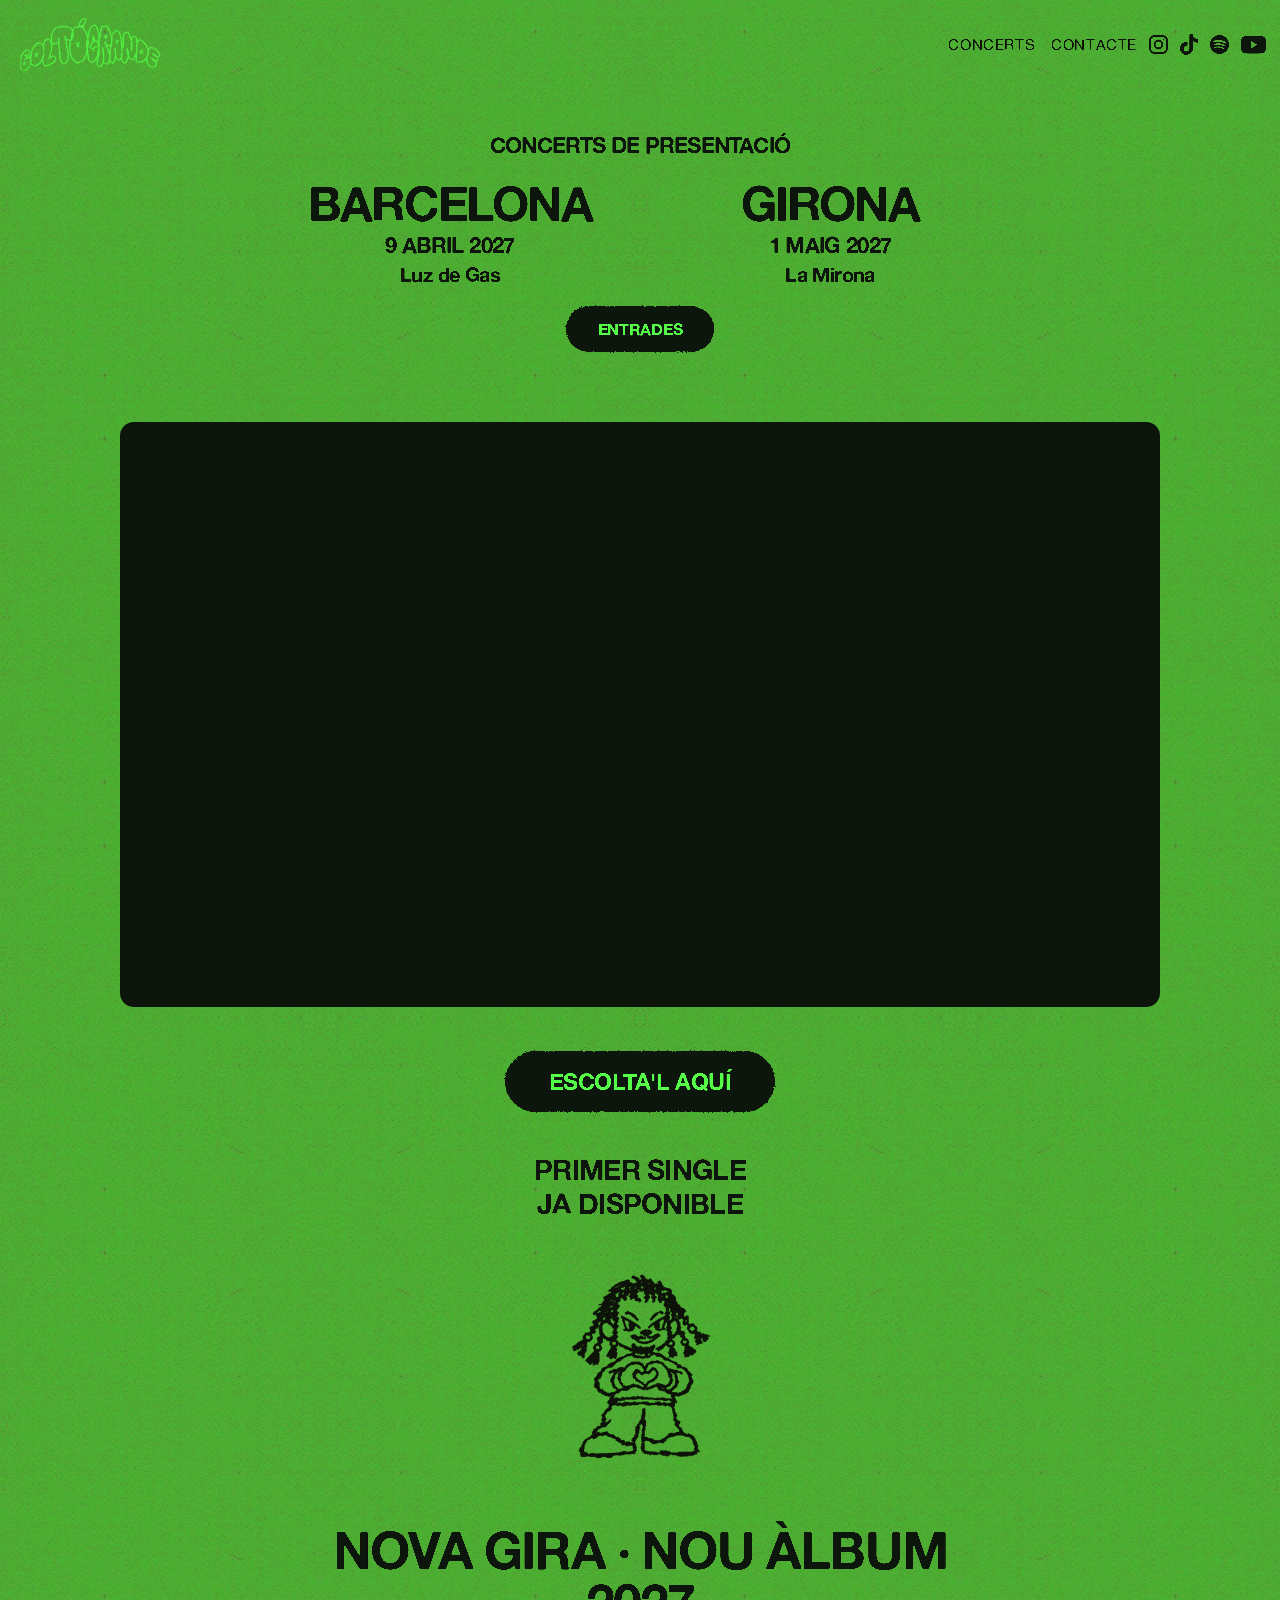
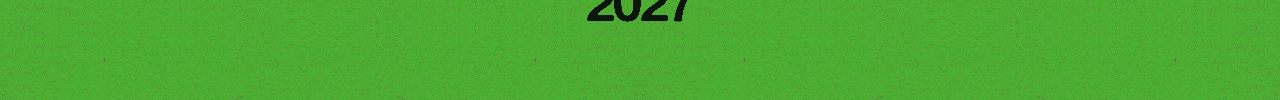
<file: index.html>
<!doctype html>
<html lang="ca">
<head>
<meta charset="utf-8">
<meta name="viewport" content="width=device-width, initial-scale=1, viewport-fit=cover">
<meta name="description" content="BOLTÓGRANDE presenta FLOR AL CUL, primer single. Ja disponible a totes les plataformes.">
<link rel="icon" href="favicon.ico?v=2" sizes="48x48">
<link rel="icon" type="image/png" sizes="32x32" href="assets/favicon-32.png?v=2">
<link rel="icon" type="image/png" sizes="192x192" href="assets/icon-192.png?v=2">
<link rel="apple-touch-icon" href="assets/apple-touch-icon.png">
<meta property="og:type" content="website">
<meta property="og:site_name" content="BOLTÓGRANDE">
<meta property="og:title" content="BOLTÓGRANDE · FLOR AL CUL">
<meta property="og:description" content="BOLTÓGRANDE presenta FLOR AL CUL, primer single. Ja disponible a totes les plataformes.">
<meta property="og:url" content="https://boltogrande.com/">
<meta property="og:image" content="https://boltogrande.com/assets/og-image.jpg">
<meta property="og:image:width" content="1200">
<meta property="og:image:height" content="1200">
<meta name="twitter:card" content="summary_large_image">
<meta name="twitter:image" content="https://boltogrande.com/assets/og-image.jpg">
<title>BOLTÓGRANDE · FLOR AL CUL</title>
<script>
(function () {
  // L'animació d'entrada només es veu en obrir la web o en recarregar; no en tornar a l'inici des d'una altra pàgina.
  var d = document.documentElement; d.classList.add("js");
  var nav = performance.getEntriesByType && performance.getEntriesByType("navigation")[0], internal = false;
  try { internal = !!document.referrer && new URL(document.referrer).origin === location.origin; } catch (e) {}
  var reload = !!nav && nav.type === "reload";
  var reduce = window.matchMedia && matchMedia("(prefers-reduced-motion: reduce)").matches;
  var ok = window.CSS && CSS.supports && CSS.supports("mix-blend-mode", "multiply");
  var first = reload || !internal;                 // primera visita o recàrrega, no tornar a l'inici des d'una altra pestanya
  if (first) d.classList.add("first");
  if (first && !reduce && ok) d.classList.add("intro", "anim");
})();
</script>
<script src="gate.js"></script>
<link rel="stylesheet" href="style.css?v=20261127c">
</head>
<body class="green">
<svg width="0" height="0" style="position:absolute" aria-hidden="true"><filter id="logo-neon" color-interpolation-filters="sRGB"><feColorMatrix type="matrix" values="0 0 0 0 0.329  0 0 0 0 1  0 0 0 0 0.278  0 0 0 1 0"/></filter>
  <filter id="ink"><feTurbulence type="fractalNoise" baseFrequency="0.9" numOctaves="2" seed="4"/><feDisplacementMap in="SourceGraphic" scale="2.6"/></filter><filter id="ink-btn" x="-8%" y="-40%" width="116%" height="180%"><feTurbulence type="fractalNoise" baseFrequency="0.55" numOctaves="2" seed="9" result="n"/><feDisplacementMap in="SourceGraphic" in2="n" scale="3" result="d"/><feGaussianBlur in="d" stdDeviation="0.5" result="b"/><feComponentTransfer in="b"><feFuncA type="linear" slope="6" intercept="-2.5"/></feComponentTransfer></filter><filter id="ink-m" x="-3%" y="-6%" width="106%" height="112%"><feTurbulence type="fractalNoise" baseFrequency="0.5" numOctaves="1" seed="4" result="n"/><feDisplacementMap in="SourceGraphic" in2="n" scale="1.1" result="d"/><feGaussianBlur in="d" stdDeviation="0.45" result="b"/><feComponentTransfer in="b"><feFuncA type="linear" slope="5" intercept="-2"/></feComponentTransfer></filter><filter id="ink-s" x="-3%" y="-8%" width="106%" height="116%"><feTurbulence type="fractalNoise" baseFrequency="0.5" numOctaves="1" seed="7" result="n"/><feDisplacementMap in="SourceGraphic" in2="n" scale="0.55" result="d"/><feGaussianBlur in="d" stdDeviation="0.3" result="b"/><feComponentTransfer in="b"><feFuncA type="linear" slope="4" intercept="-1.5"/></feComponentTransfer></filter><filter id="ink-l" x="-3%" y="-4%" width="106%" height="108%"><feTurbulence type="fractalNoise" baseFrequency="0.7" numOctaves="1" seed="5" result="n"/><feDisplacementMap in="SourceGraphic" in2="n" scale="1.6" result="d"/><feGaussianBlur in="d" stdDeviation="0.5" result="b"/><feComponentTransfer in="b"><feFuncA type="linear" slope="6" intercept="-2.5"/></feComponentTransfer></filter></svg>
<header class="site-header" id="site-header">
  <a class="home" href="/" aria-label="BOLTÓGRANDE, inici"><img src="assets/logo-boltogrande.webp" alt="BOLTÓGRANDE"></a>
  <div class="header-right">
    <nav id="menu" aria-label="Navegació principal">
      <a href="concerts.html" data-gate>Concerts</a>
      <a href="contacte.html">Contacte</a>
    </nav>
    <span class="social">
      <a href="https://www.instagram.com/guillembolto" target="_blank" rel="noopener" aria-label="Instagram @guillembolto"><svg viewBox="2 2 20 20" preserveAspectRatio="xMidYMid meet" width="19" height="19" fill="none" stroke="currentColor" stroke-width="2" stroke-linecap="round" stroke-linejoin="round" aria-hidden="true"><rect x="3" y="3" width="18" height="18" rx="5"/><circle cx="12" cy="12" r="4.2"/><circle cx="17.3" cy="6.7" r="1" fill="currentColor" stroke="none"/></svg></a>
      <a href="https://www.tiktok.com/@boltogrande" target="_blank" rel="noopener" aria-label="TikTok @boltogrande"><svg viewBox="1.574 0 20.851 24" preserveAspectRatio="xMidYMid meet" width="18" height="21" fill="currentColor" aria-hidden="true"><path d="M12.525.02c1.31-.02 2.61-.01 3.91-.02.08 1.53.63 3.09 1.75 4.17 1.12 1.11 2.7 1.62 4.24 1.79v4.03c-1.44-.05-2.89-.35-4.2-.97-.57-.26-1.1-.59-1.62-.93-.01 2.92.01 5.84-.02 8.75-.08 1.4-.54 2.79-1.35 3.94-1.31 1.92-3.58 3.17-5.91 3.21-1.43.08-2.86-.31-4.08-1.03-2.02-1.19-3.44-3.37-3.65-5.71-.02-.5-.03-1-.01-1.49.18-1.9 1.12-3.72 2.58-4.96 1.66-1.44 3.98-2.13 6.15-1.72.02 1.48-.04 2.96-.04 4.44-.99-.32-2.15-.23-3.02.37-.63.41-1.11 1.04-1.36 1.75-.21.51-.15 1.07-.14 1.61.24 1.64 1.82 3.02 3.5 2.87 1.12-.01 2.19-.66 2.77-1.61.19-.33.4-.67.41-1.06.1-1.79.06-3.57.07-5.36.01-4.03-.01-8.05.02-12.07z"/></svg></a>
      <a href="https://open.spotify.com/intl-es/artist/1Gcdt2fkyyrmWMcDH8enlg?si=CQF3X2OqSka1_3l4EPuw2Q" target="_blank" rel="noopener" aria-label="Spotify BOLTÓGRANDE"><svg viewBox="0 0 24 24" preserveAspectRatio="xMidYMid meet" width="19" height="19" fill="currentColor" aria-hidden="true"><path d="M12 0C5.4 0 0 5.4 0 12s5.4 12 12 12 12-5.4 12-12S18.66 0 12 0zm5.521 17.34c-.24.359-.66.48-1.021.24-2.82-1.74-6.36-2.101-10.561-1.141-.418.122-.779-.179-.899-.539-.12-.421.18-.78.54-.9 4.56-1.021 8.52-.6 11.64 1.32.42.18.479.659.301 1.02zm1.44-3.3c-.301.42-.841.6-1.262.3-3.239-1.98-8.159-2.58-11.939-1.38-.479.12-1.02-.12-1.14-.6-.12-.48.12-1.021.6-1.141C9.6 9.9 15 10.561 18.72 12.84c.361.181.54.78.241 1.2zm.12-3.36C15.24 8.4 8.82 8.16 5.16 9.301c-.6.179-1.2-.181-1.38-.721-.18-.601.18-1.2.72-1.381 4.26-1.26 11.28-1.02 15.721 1.621.539.3.719 1.02.419 1.56-.299.421-1.02.599-1.559.3z"/></svg></a>
      <a href="https://www.youtube.com/@BOLT%C3%93GRANDE" target="_blank" rel="noopener" aria-label="YouTube BOLTÓGRANDE"><svg viewBox="0 3.545 24 16.91" preserveAspectRatio="xMidYMid meet" width="25" height="17.6" fill="currentColor" fill-rule="evenodd" aria-hidden="true"><path d="M23.498 6.186a3.016 3.016 0 0 0-2.122-2.136C19.505 3.545 12 3.545 12 3.545s-7.505 0-9.377.505A3.017 3.017 0 0 0 .502 6.186C0 8.07 0 12 0 12s0 3.93.502 5.814a3.016 3.016 0 0 0 2.122 2.136c1.871.505 9.376.505 9.376.505s7.505 0 9.377-.505a3.015 3.015 0 0 0 2.122-2.136C24 15.93 24 12 24 12s0-3.93-.502-5.814zM9.545 15.568V8.432L15.818 12l-6.273 3.568z"/></svg></a>
    </span>
    <button class="menu-toggle" id="menu-toggle" type="button" aria-label="Obre el menú" aria-expanded="false" aria-controls="menu">
      <svg viewBox="0 0 24 24" width="24" height="24" fill="none" stroke="currentColor" stroke-width="2" stroke-linecap="round" aria-hidden="true"><path class="l1" d="M4 7h16"/><path class="l2" d="M4 12h16"/><path class="l3" d="M4 17h16"/></svg>
    </button>
  </div>
</header>
<div id="intro-bg" aria-hidden="true"></div>
<video id="intro-video" src="assets/intro-grafica.mp4?v=3" muted playsinline preload="auto" aria-hidden="true" tabindex="-1"></video>

<main>
  <section class="conc-home" data-gate aria-label="Concerts de presentació">
    <h2 class="conc-title ink-m">Concerts de presentació</h2>
    <div class="conc-row">
      <article class="conc">
        <h3 class="city ink">Barcelona</h3>
        <p class="date ink-m"><time datetime="2027-04-09">9 abril 2027</time></p>
        <p class="venue ink-m">Luz de Gas</p>
        <a class="presave tix-d" href="https://tickets.oneboxtds.com/guitarbcn/select/2946283?hl=es-ES" target="_blank" rel="noopener"><span>Entrades</span></a>
      </article>
      <article class="conc">
        <h3 class="city ink">Girona</h3>
        <p class="date ink-m"><time datetime="2027-05-01">1 maig 2027</time></p>
        <p class="venue ink-m">La Mirona</p>
        <a class="presave tix-d" href="https://strenes.koobin.com/boltogrande2027?idioma=CA" target="_blank" rel="noopener"><span>Entrades</span></a>
      </article>
    </div>
    <a class="presave tix-m" href="concerts.html"><span>Entrades</span></a>
  </section>
  <div class="video" id="video" hidden></div>

  <h1 class="floral" id="floral"><img src="assets/floralcul-titol.webp" alt="BOLTÓGRANDE presenta FLOR AL CUL" width="1500" height="347"></h1>

  <a class="presave" href="https://orcd.co/floralcul" target="_blank" rel="noopener"><span>Escolta'l aquí</span></a>

  <div class="release ink-m">
    <p>Primer single</p>
    <p>Ja disponible</p>
  </div>

  <div class="ill" id="ill">
    <img class="ill-img" src="assets/alter-ego-cor.webp" alt="Il·lustració de l'alter ego de BOLTÓGRANDE fent un cor amb les mans" width="264" height="369">
    <div class="ego" id="ego" aria-hidden="true"></div>
  </div>

  <p class="announce ink">NOVA GIRA · NOU ÀLBUM<br>2027</p>
</main>

<div id="flor" aria-hidden="true">🌸</div>
<script>
  // ID del videoclip de YouTube (la part final de l'enllaç). Si és buit, el vídeo no es mostra.
  var YT_ID = "5DlIPbnyHNk";
  (function () {
    var box = document.getElementById("video");
    if (!YT_ID || !box) return;
    // Al mòbil/tauleta (pantalla tàctil): miniatura que obre l'app de YouTube; a l'ordinador, el reproductor incrustat
    var touch = window.matchMedia && matchMedia("(hover: none) and (pointer: coarse)").matches;
    if (touch) {
      box.innerHTML = '<a class="yt-link" href="https://youtu.be/' + YT_ID + '" aria-label="Veure el videoclip de FLOR AL CUL a YouTube"><img src="https://i.ytimg.com/vi/' + YT_ID + '/maxresdefault.jpg" alt="" onerror="this.onerror=null;this.src=\'https://i.ytimg.com/vi/' + YT_ID + '/hqdefault.jpg\'"><span class="yt-play"></span></a>';
      box.hidden = false;
      var t0 = document.getElementById("floral"); if (t0) t0.classList.add("sr-only");
      return;
    }
    box.innerHTML = '<iframe src="https://www.youtube-nocookie.com/embed/' + YT_ID + '?rel=0" title="FLOR AL CUL, videoclip" allow="accelerometer; encrypted-media; gyroscope; picture-in-picture; fullscreen" allowfullscreen loading="lazy"></iframe>';
    box.hidden = false;
    var t = document.getElementById("floral"); if (t) t.classList.add("sr-only");   // el grafisme FLOR AL CUL ja és a la miniatura del vídeo
  })();
</script>
<script src="menu.js"></script>
<script src="intro.js"></script>
<script src="flor.js"></script>
</body>
</html>
</file>
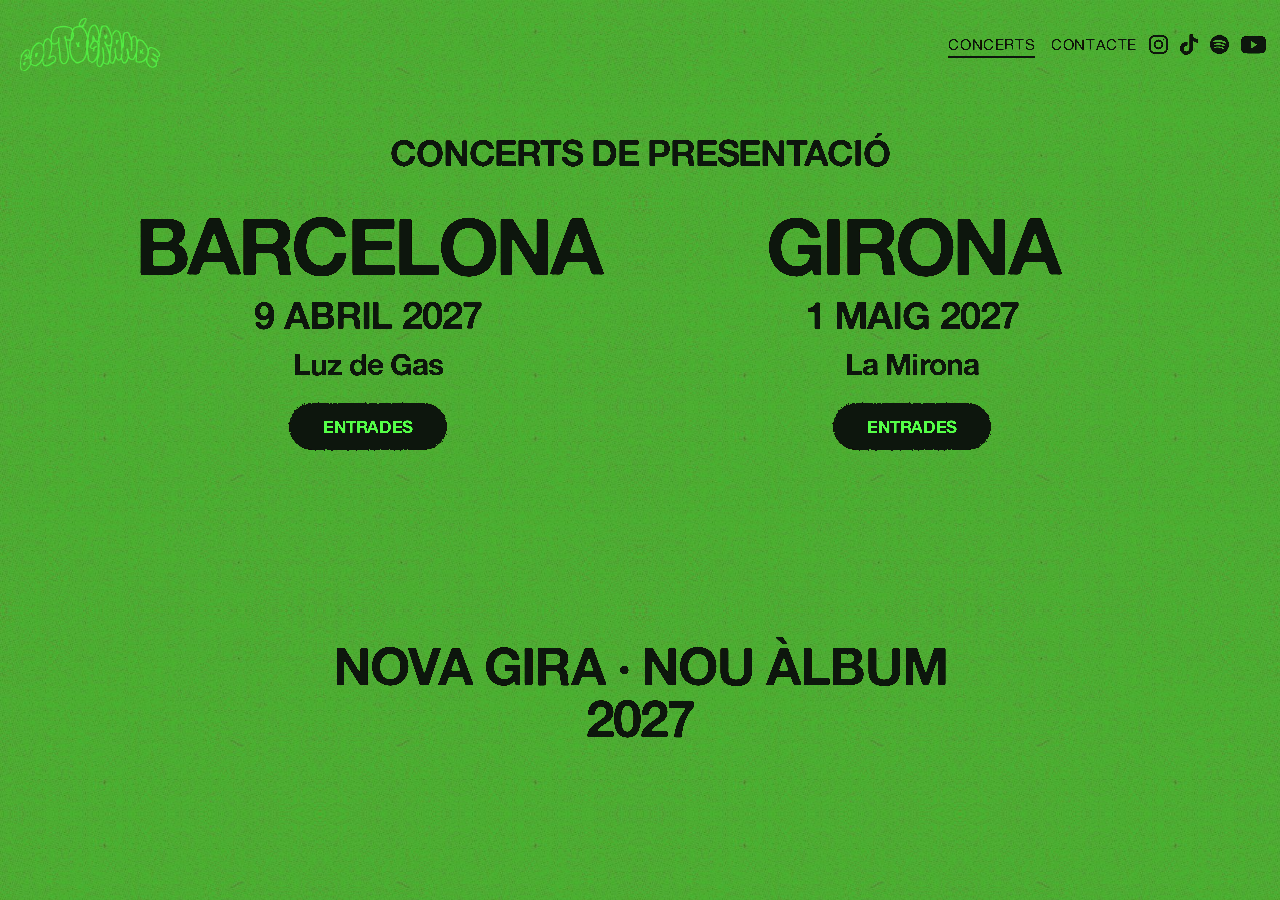
<file: concerts.html>
<!doctype html>
<html lang="ca">
<head>
<meta charset="utf-8">
<meta name="viewport" content="width=device-width, initial-scale=1, viewport-fit=cover">
<meta name="description" content="Concerts de BOLTÓGRANDE. Nova gira 2027.">
<link rel="icon" href="favicon.ico" sizes="48x48">
<link rel="icon" type="image/png" sizes="32x32" href="assets/favicon-32.png">
<link rel="icon" type="image/png" sizes="192x192" href="assets/icon-192.png">
<link rel="apple-touch-icon" href="assets/apple-touch-icon.png">
<meta property="og:type" content="website">
<meta property="og:site_name" content="BOLTÓGRANDE">
<meta property="og:title" content="BOLTÓGRANDE · CONCERTS DE PRESENTACIÓ">
<meta property="og:description" content="Concerts de BOLTÓGRANDE. Nova gira 2027.">
<meta property="og:url" content="https://boltogrande.com/concerts.html">
<meta property="og:image" content="https://boltogrande.com/assets/og-image.jpg">
<meta property="og:image:width" content="1200">
<meta property="og:image:height" content="1200">
<meta name="twitter:card" content="summary_large_image">
<meta name="twitter:image" content="https://boltogrande.com/assets/og-image.jpg">
<title>BOLTÓGRANDE · CONCERTS DE PRESENTACIÓ</title>
<script>document.documentElement.classList.add("js")</script>
<script src="gate.js"></script>
<link rel="stylesheet" href="style.css?v=20261127c">
</head>
<body class="gated">
<svg width="0" height="0" style="position:absolute" aria-hidden="true"><filter id="logo-neon" color-interpolation-filters="sRGB"><feColorMatrix type="matrix" values="0 0 0 0 0.329  0 0 0 0 1  0 0 0 0 0.278  0 0 0 1 0"/></filter>
  <filter id="ink"><feTurbulence type="fractalNoise" baseFrequency="0.9" numOctaves="2" seed="4"/><feDisplacementMap in="SourceGraphic" scale="2.6"/></filter><filter id="ink-btn" x="-8%" y="-40%" width="116%" height="180%"><feTurbulence type="fractalNoise" baseFrequency="0.55" numOctaves="2" seed="9" result="n"/><feDisplacementMap in="SourceGraphic" in2="n" scale="3" result="d"/><feGaussianBlur in="d" stdDeviation="0.5" result="b"/><feComponentTransfer in="b"><feFuncA type="linear" slope="6" intercept="-2.5"/></feComponentTransfer></filter><filter id="ink-m" x="-3%" y="-6%" width="106%" height="112%"><feTurbulence type="fractalNoise" baseFrequency="0.5" numOctaves="1" seed="4" result="n"/><feDisplacementMap in="SourceGraphic" in2="n" scale="1.1" result="d"/><feGaussianBlur in="d" stdDeviation="0.45" result="b"/><feComponentTransfer in="b"><feFuncA type="linear" slope="5" intercept="-2"/></feComponentTransfer></filter><filter id="ink-s" x="-3%" y="-8%" width="106%" height="116%"><feTurbulence type="fractalNoise" baseFrequency="0.5" numOctaves="1" seed="7" result="n"/><feDisplacementMap in="SourceGraphic" in2="n" scale="0.55" result="d"/><feGaussianBlur in="d" stdDeviation="0.3" result="b"/><feComponentTransfer in="b"><feFuncA type="linear" slope="4" intercept="-1.5"/></feComponentTransfer></filter><filter id="ink-l" x="-3%" y="-4%" width="106%" height="108%"><feTurbulence type="fractalNoise" baseFrequency="0.7" numOctaves="1" seed="5" result="n"/><feDisplacementMap in="SourceGraphic" in2="n" scale="1.6" result="d"/><feGaussianBlur in="d" stdDeviation="0.5" result="b"/><feComponentTransfer in="b"><feFuncA type="linear" slope="6" intercept="-2.5"/></feComponentTransfer></filter></svg>
<header class="site-header" id="site-header">
  <a class="home" href="/" aria-label="BOLTÓGRANDE, inici"><img src="assets/logo-boltogrande.webp" alt="BOLTÓGRANDE"></a>
  <div class="header-right">
    <nav id="menu" aria-label="Navegació principal">
      <a href="concerts.html" data-gate aria-current="page">Concerts</a>
      <a href="contacte.html">Contacte</a>
    </nav>
    <span class="social">
      <a href="https://www.instagram.com/guillembolto" target="_blank" rel="noopener" aria-label="Instagram @guillembolto"><svg viewBox="2 2 20 20" preserveAspectRatio="xMidYMid meet" width="19" height="19" fill="none" stroke="currentColor" stroke-width="2" stroke-linecap="round" stroke-linejoin="round" aria-hidden="true"><rect x="3" y="3" width="18" height="18" rx="5"/><circle cx="12" cy="12" r="4.2"/><circle cx="17.3" cy="6.7" r="1" fill="currentColor" stroke="none"/></svg></a>
      <a href="https://www.tiktok.com/@boltogrande" target="_blank" rel="noopener" aria-label="TikTok @boltogrande"><svg viewBox="1.574 0 20.851 24" preserveAspectRatio="xMidYMid meet" width="18" height="21" fill="currentColor" aria-hidden="true"><path d="M12.525.02c1.31-.02 2.61-.01 3.91-.02.08 1.53.63 3.09 1.75 4.17 1.12 1.11 2.7 1.62 4.24 1.79v4.03c-1.44-.05-2.89-.35-4.2-.97-.57-.26-1.1-.59-1.62-.93-.01 2.92.01 5.84-.02 8.75-.08 1.4-.54 2.79-1.35 3.94-1.31 1.92-3.58 3.17-5.91 3.21-1.43.08-2.86-.31-4.08-1.03-2.02-1.19-3.44-3.37-3.65-5.71-.02-.5-.03-1-.01-1.49.18-1.9 1.12-3.72 2.58-4.96 1.66-1.44 3.98-2.13 6.15-1.72.02 1.48-.04 2.96-.04 4.44-.99-.32-2.15-.23-3.02.37-.63.41-1.11 1.04-1.36 1.75-.21.51-.15 1.07-.14 1.61.24 1.64 1.82 3.02 3.5 2.87 1.12-.01 2.19-.66 2.77-1.61.19-.33.4-.67.41-1.06.1-1.79.06-3.57.07-5.36.01-4.03-.01-8.05.02-12.07z"/></svg></a>
      <a href="https://open.spotify.com/intl-es/artist/1Gcdt2fkyyrmWMcDH8enlg?si=CQF3X2OqSka1_3l4EPuw2Q" target="_blank" rel="noopener" aria-label="Spotify BOLTÓGRANDE"><svg viewBox="0 0 24 24" preserveAspectRatio="xMidYMid meet" width="19" height="19" fill="currentColor" aria-hidden="true"><path d="M12 0C5.4 0 0 5.4 0 12s5.4 12 12 12 12-5.4 12-12S18.66 0 12 0zm5.521 17.34c-.24.359-.66.48-1.021.24-2.82-1.74-6.36-2.101-10.561-1.141-.418.122-.779-.179-.899-.539-.12-.421.18-.78.54-.9 4.56-1.021 8.52-.6 11.64 1.32.42.18.479.659.301 1.02zm1.44-3.3c-.301.42-.841.6-1.262.3-3.239-1.98-8.159-2.58-11.939-1.38-.479.12-1.02-.12-1.14-.6-.12-.48.12-1.021.6-1.141C9.6 9.9 15 10.561 18.72 12.84c.361.181.54.78.241 1.2zm.12-3.36C15.24 8.4 8.82 8.16 5.16 9.301c-.6.179-1.2-.181-1.38-.721-.18-.601.18-1.2.72-1.381 4.26-1.26 11.28-1.02 15.721 1.621.539.3.719 1.02.419 1.56-.299.421-1.02.599-1.559.3z"/></svg></a>
      <a href="https://www.youtube.com/@BOLT%C3%93GRANDE" target="_blank" rel="noopener" aria-label="YouTube BOLTÓGRANDE"><svg viewBox="0 3.545 24 16.91" preserveAspectRatio="xMidYMid meet" width="25" height="17.6" fill="currentColor" fill-rule="evenodd" aria-hidden="true"><path d="M23.498 6.186a3.016 3.016 0 0 0-2.122-2.136C19.505 3.545 12 3.545 12 3.545s-7.505 0-9.377.505A3.017 3.017 0 0 0 .502 6.186C0 8.07 0 12 0 12s0 3.93.502 5.814a3.016 3.016 0 0 0 2.122 2.136c1.871.505 9.376.505 9.376.505s7.505 0 9.377-.505a3.015 3.015 0 0 0 2.122-2.136C24 15.93 24 12 24 12s0-3.93-.502-5.814zM9.545 15.568V8.432L15.818 12l-6.273 3.568z"/></svg></a>
    </span>
    <button class="menu-toggle" id="menu-toggle" type="button" aria-label="Obre el menú" aria-expanded="false" aria-controls="menu">
      <svg viewBox="0 0 24 24" width="24" height="24" fill="none" stroke="currentColor" stroke-width="2" stroke-linecap="round" aria-hidden="true"><path class="l1" d="M4 7h16"/><path class="l2" d="M4 12h16"/><path class="l3" d="M4 17h16"/></svg>
    </button>
  </div>
</header>
<main>
  <h1 class="page-title wide ink">Concerts de presentació</h1>
  <div class="shows">
    <article class="show">
      <h2 class="city ink">Barcelona</h2>
      <p class="date ink-m"><time datetime="2027-04-09">9 abril 2027</time></p>
      <p class="venue ink-m">Luz de Gas</p>
      <a class="presave" href="https://tickets.oneboxtds.com/guitarbcn/select/2946283?hl=es-ES" target="_blank" rel="noopener"><span>Entrades</span></a>
    </article>
    <article class="show">
      <h2 class="city ink">Girona</h2>
      <p class="date ink-m"><time datetime="2027-05-01">1 maig 2027</time></p>
      <p class="venue ink-m">La Mirona</p>
      <a class="presave" href="https://strenes.koobin.com/boltogrande2027?idioma=CA" target="_blank" rel="noopener"><span>Entrades</span></a>
    </article>
  </div>
  <p class="announce ink">NOVA GIRA · NOU ÀLBUM<br>2027</p>
</main>
<div id="flor" aria-hidden="true">🌸</div>
<script src="menu.js"></script>
<script src="flor.js"></script>
</body>
</html>
</file>
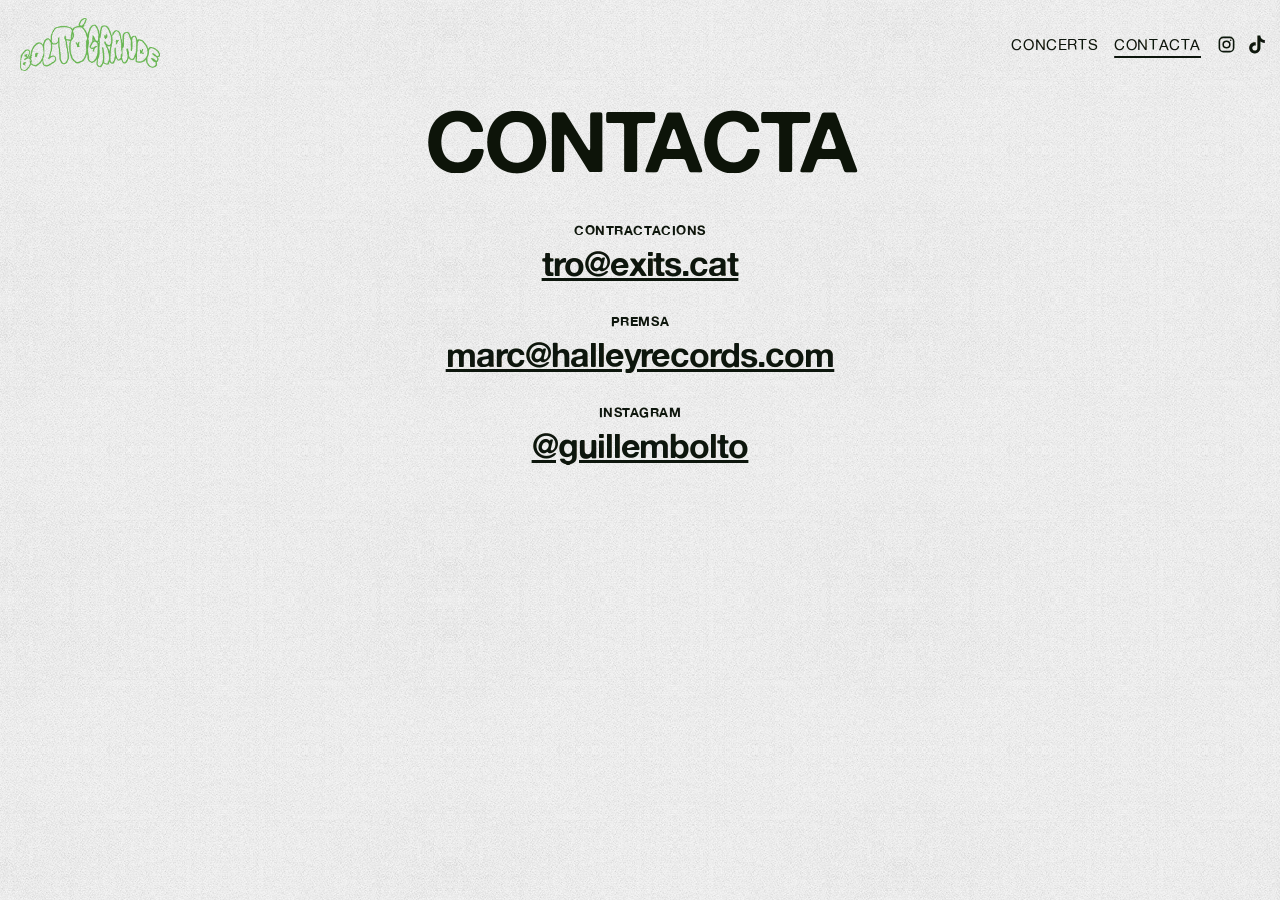
<file: contacta.html>
<!doctype html>
<html lang="ca">
<head>
<meta charset="utf-8">
<meta name="viewport" content="width=device-width, initial-scale=1, viewport-fit=cover">
<meta name="description" content="Contractacions i premsa de BOLTÓGRANDE.">
<title>BOLTÓGRANDE · CONTACTA</title>
<link rel="stylesheet" href="style.css">
</head>
<body>
<svg width="0" height="0" style="position:absolute" aria-hidden="true"><filter id="ink"><feTurbulence type="fractalNoise" baseFrequency="0.9" numOctaves="2" seed="4"/><feDisplacementMap in="SourceGraphic" scale="2.6"/></filter><filter id="ink-s"><feTurbulence type="fractalNoise" baseFrequency="1.2" numOctaves="2" seed="7"/><feDisplacementMap in="SourceGraphic" scale="1.1"/></filter></svg>
<header class="site-header">
  <a class="home" href="/" aria-label="BOLTÓGRANDE, inici"><img src="assets/logo-boltogrande.webp" alt="BOLTÓGRANDE"></a>
  <nav aria-label="Navegació principal">
    <a href="concerts.html">Concerts</a>
    <a href="contacta.html" aria-current="page">Contacta</a>
    <span class="social">
      <a href="https://www.instagram.com/guillembolto" target="_blank" rel="noopener" aria-label="Instagram @guillembolto"><svg viewBox="0 0 24 24" width="22" height="22" fill="none" stroke="currentColor" stroke-width="2" stroke-linecap="round" stroke-linejoin="round" aria-hidden="true"><rect x="3" y="3" width="18" height="18" rx="5"/><circle cx="12" cy="12" r="4.2"/><circle cx="17.3" cy="6.7" r="1" fill="currentColor" stroke="none"/></svg></a>
      <a href="https://www.tiktok.com/@boltogrande" target="_blank" rel="noopener" aria-label="TikTok @boltogrande"><svg viewBox="0 0 24 24" width="22" height="22" fill="currentColor" aria-hidden="true"><path d="M12.525.02c1.31-.02 2.61-.01 3.91-.02.08 1.53.63 3.09 1.75 4.17 1.12 1.11 2.7 1.62 4.24 1.79v4.03c-1.44-.05-2.89-.35-4.2-.97-.57-.26-1.1-.59-1.62-.93-.01 2.92.01 5.84-.02 8.75-.08 1.4-.54 2.79-1.35 3.94-1.31 1.92-3.58 3.17-5.91 3.21-1.43.08-2.86-.31-4.08-1.03-2.02-1.19-3.44-3.37-3.65-5.71-.02-.5-.03-1-.01-1.49.18-1.9 1.12-3.72 2.58-4.96 1.66-1.44 3.98-2.13 6.15-1.72.02 1.48-.04 2.96-.04 4.44-.99-.32-2.15-.23-3.02.37-.63.41-1.11 1.04-1.36 1.75-.21.51-.15 1.07-.14 1.61.24 1.64 1.82 3.02 3.5 2.87 1.12-.01 2.19-.66 2.77-1.61.19-.33.4-.67.41-1.06.1-1.79.06-3.57.07-5.36.01-4.03-.01-8.05.02-12.07z"/></svg></a>
    </span>
  </nav>
</header>
<main>
  <h1 class="page-title ink">Contacta</h1>
  <ul class="contact-list ink-s">
    <li><span class="k">Contractacions</span><a href="mailto:tro@exits.cat">tro@exits.cat</a></li>
    <li><span class="k">Premsa</span><a href="mailto:marc@halleyrecords.com">marc@halleyrecords.com</a></li>
    <li><span class="k">Instagram</span><a href="https://www.instagram.com/guillembolto" target="_blank" rel="noopener">@guillembolto</a></li>
  </ul>
</main>
<div id="flor" aria-hidden="true">🌸</div>
<script src="flor.js"></script>
</body>
</html>
</file>
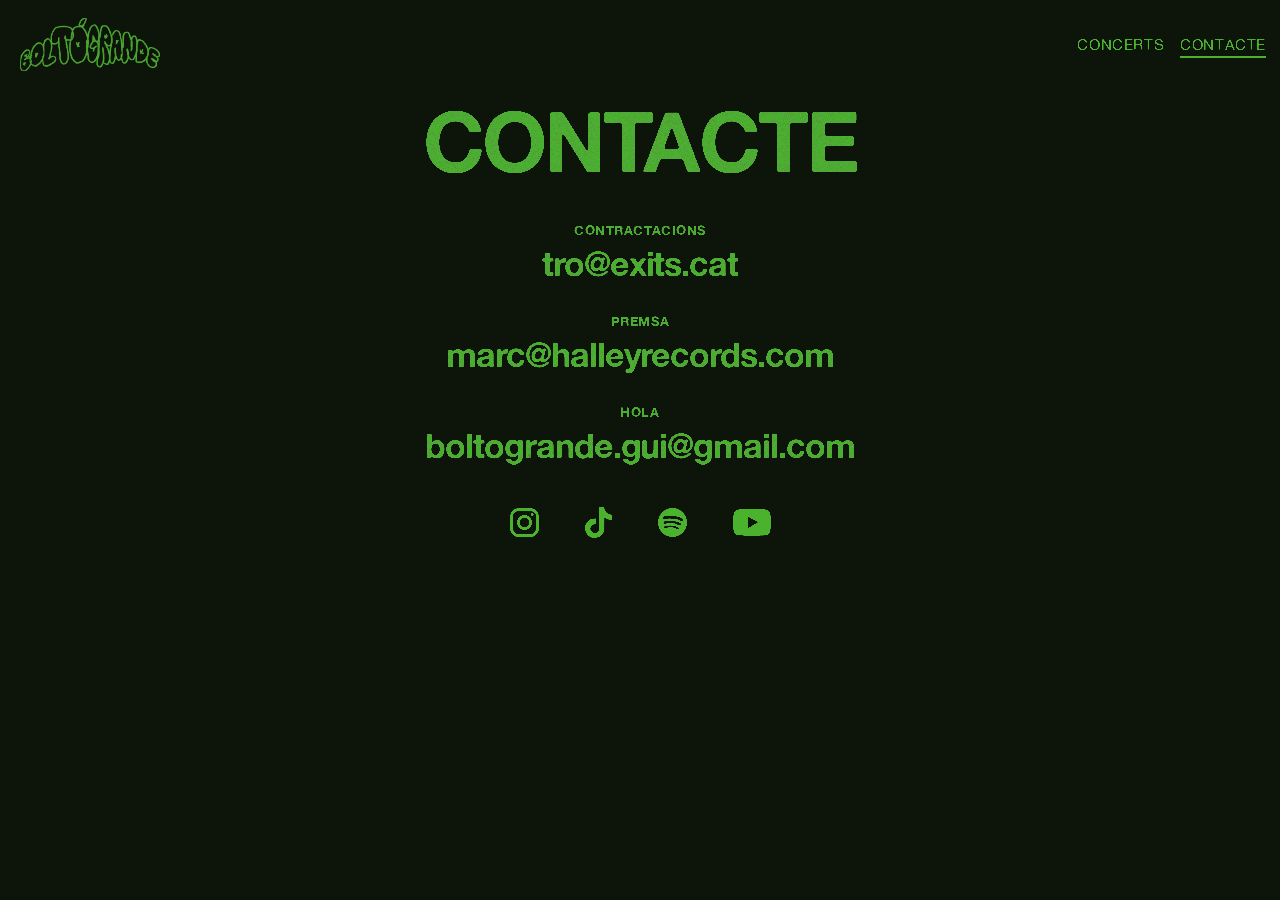
<file: contacte.html>
<!doctype html>
<html lang="ca">
<head>
<meta charset="utf-8">
<meta name="viewport" content="width=device-width, initial-scale=1, viewport-fit=cover">
<meta name="description" content="Contractacions i premsa de BOLTÓGRANDE.">
<link rel="icon" href="favicon.ico?v=2" sizes="48x48">
<link rel="icon" type="image/png" sizes="32x32" href="assets/favicon-32.png?v=2">
<link rel="icon" type="image/png" sizes="192x192" href="assets/icon-192.png?v=2">
<link rel="apple-touch-icon" href="assets/apple-touch-icon.png">
<meta property="og:type" content="website">
<meta property="og:site_name" content="BOLTÓGRANDE">
<meta property="og:title" content="BOLTÓGRANDE · CONTACTE">
<meta property="og:description" content="Contractacions i premsa de BOLTÓGRANDE.">
<meta property="og:url" content="https://boltogrande.com/contacte.html">
<meta property="og:image" content="https://boltogrande.com/assets/og-image.jpg">
<meta property="og:image:width" content="1200">
<meta property="og:image:height" content="1200">
<meta name="twitter:card" content="summary_large_image">
<meta name="twitter:image" content="https://boltogrande.com/assets/og-image.jpg">
<title>BOLTÓGRANDE · CONTACTE</title>
<script>document.documentElement.classList.add("js")</script>
<script src="gate.js"></script>
<link rel="stylesheet" href="style.css?v=20261127c">
</head>
<body class="contact">
<svg width="0" height="0" style="position:absolute" aria-hidden="true"><filter id="ink"><feTurbulence type="fractalNoise" baseFrequency="0.9" numOctaves="2" seed="4"/><feDisplacementMap in="SourceGraphic" scale="2.6"/></filter><filter id="ink-m" x="-3%" y="-6%" width="106%" height="112%"><feTurbulence type="fractalNoise" baseFrequency="0.5" numOctaves="1" seed="4" result="n"/><feDisplacementMap in="SourceGraphic" in2="n" scale="1.1" result="d"/><feGaussianBlur in="d" stdDeviation="0.45" result="b"/><feComponentTransfer in="b"><feFuncA type="linear" slope="5" intercept="-2"/></feComponentTransfer></filter><filter id="ink-s" x="-3%" y="-8%" width="106%" height="116%"><feTurbulence type="fractalNoise" baseFrequency="0.5" numOctaves="1" seed="7" result="n"/><feDisplacementMap in="SourceGraphic" in2="n" scale="0.55" result="d"/><feGaussianBlur in="d" stdDeviation="0.3" result="b"/><feComponentTransfer in="b"><feFuncA type="linear" slope="4" intercept="-1.5"/></feComponentTransfer></filter><filter id="ink-l" x="-3%" y="-4%" width="106%" height="108%"><feTurbulence type="fractalNoise" baseFrequency="0.7" numOctaves="1" seed="5" result="n"/><feDisplacementMap in="SourceGraphic" in2="n" scale="1.6" result="d"/><feGaussianBlur in="d" stdDeviation="0.5" result="b"/><feComponentTransfer in="b"><feFuncA type="linear" slope="6" intercept="-2.5"/></feComponentTransfer></filter></svg>
<header class="site-header" id="site-header">
  <a class="home" href="/" aria-label="BOLTÓGRANDE, inici"><img src="assets/logo-boltogrande.webp" alt="BOLTÓGRANDE"></a>
  <div class="header-right">
    <nav id="menu" aria-label="Navegació principal">
      <a href="concerts.html" data-gate>Concerts</a>
      <a href="contacte.html" aria-current="page">Contacte</a>
    </nav>
    <button class="menu-toggle" id="menu-toggle" type="button" aria-label="Obre el menú" aria-expanded="false" aria-controls="menu">
      <svg viewBox="0 0 24 24" width="24" height="24" fill="none" stroke="currentColor" stroke-width="2" stroke-linecap="round" aria-hidden="true"><path class="l1" d="M4 7h16"/><path class="l2" d="M4 12h16"/><path class="l3" d="M4 17h16"/></svg>
    </button>
  </div>
</header>
<main>
  <h1 class="page-title ink">Contacte</h1>
  <ul class="contact-list">
    <li><span class="k">Contractacions</span><a href="mailto:tro@exits.cat">tro@exits.cat</a></li>
    <li><span class="k">Premsa</span><a href="mailto:marc@halleyrecords.com">marc@halleyrecords.com</a></li>
    <li><span class="k">Hola</span><a href="mailto:boltogrande.gui@gmail.com">boltogrande.gui@gmail.com</a></li>
    <li class="social-row"><a href="https://www.instagram.com/guillembolto" target="_blank" rel="noopener" aria-label="Instagram @guillembolto"><svg viewBox="2 2 20 20" preserveAspectRatio="xMidYMid meet" width="29" height="29" fill="none" stroke="currentColor" stroke-width="2" stroke-linecap="round" stroke-linejoin="round" aria-hidden="true"><rect x="3" y="3" width="18" height="18" rx="5"/><circle cx="12" cy="12" r="4.2"/><circle cx="17.3" cy="6.7" r="1" fill="currentColor" stroke="none"/></svg></a><a href="https://www.tiktok.com/@boltogrande" target="_blank" rel="noopener" aria-label="TikTok @boltogrande"><svg viewBox="1.574 0 20.851 24" preserveAspectRatio="xMidYMid meet" width="27" height="31" fill="currentColor" aria-hidden="true"><path d="M12.525.02c1.31-.02 2.61-.01 3.91-.02.08 1.53.63 3.09 1.75 4.17 1.12 1.11 2.7 1.62 4.24 1.79v4.03c-1.44-.05-2.89-.35-4.2-.97-.57-.26-1.1-.59-1.62-.93-.01 2.92.01 5.84-.02 8.75-.08 1.4-.54 2.79-1.35 3.94-1.31 1.92-3.58 3.17-5.91 3.21-1.43.08-2.86-.31-4.08-1.03-2.02-1.19-3.44-3.37-3.65-5.71-.02-.5-.03-1-.01-1.49.18-1.9 1.12-3.72 2.58-4.96 1.66-1.44 3.98-2.13 6.15-1.72.02 1.48-.04 2.96-.04 4.44-.99-.32-2.15-.23-3.02.37-.63.41-1.11 1.04-1.36 1.75-.21.51-.15 1.07-.14 1.61.24 1.64 1.82 3.02 3.5 2.87 1.12-.01 2.19-.66 2.77-1.61.19-.33.4-.67.41-1.06.1-1.79.06-3.57.07-5.36.01-4.03-.01-8.05.02-12.07z"/></svg></a><a href="https://open.spotify.com/intl-es/artist/1Gcdt2fkyyrmWMcDH8enlg?si=CQF3X2OqSka1_3l4EPuw2Q" target="_blank" rel="noopener" aria-label="Spotify BOLTÓGRANDE"><svg viewBox="0 0 24 24" preserveAspectRatio="xMidYMid meet" width="29" height="29" fill="currentColor" aria-hidden="true"><path d="M12 0C5.4 0 0 5.4 0 12s5.4 12 12 12 12-5.4 12-12S18.66 0 12 0zm5.521 17.34c-.24.359-.66.48-1.021.24-2.82-1.74-6.36-2.101-10.561-1.141-.418.122-.779-.179-.899-.539-.12-.421.18-.78.54-.9 4.56-1.021 8.52-.6 11.64 1.32.42.18.479.659.301 1.02zm1.44-3.3c-.301.42-.841.6-1.262.3-3.239-1.98-8.159-2.58-11.939-1.38-.479.12-1.02-.12-1.14-.6-.12-.48.12-1.021.6-1.141C9.6 9.9 15 10.561 18.72 12.84c.361.181.54.78.241 1.2zm.12-3.36C15.24 8.4 8.82 8.16 5.16 9.301c-.6.179-1.2-.181-1.38-.721-.18-.601.18-1.2.72-1.381 4.26-1.26 11.28-1.02 15.721 1.621.539.3.719 1.02.419 1.56-.299.421-1.02.599-1.559.3z"/></svg></a><a href="https://www.youtube.com/@BOLT%C3%93GRANDE" target="_blank" rel="noopener" aria-label="YouTube BOLTÓGRANDE"><svg viewBox="0 3.545 24 16.91" preserveAspectRatio="xMidYMid meet" width="38" height="26.7" fill="currentColor" fill-rule="evenodd" aria-hidden="true"><path d="M23.498 6.186a3.016 3.016 0 0 0-2.122-2.136C19.505 3.545 12 3.545 12 3.545s-7.505 0-9.377.505A3.017 3.017 0 0 0 .502 6.186C0 8.07 0 12 0 12s0 3.93.502 5.814a3.016 3.016 0 0 0 2.122 2.136c1.871.505 9.376.505 9.376.505s7.505 0 9.377-.505a3.015 3.015 0 0 0 2.122-2.136C24 15.93 24 12 24 12s0-3.93-.502-5.814zM9.545 15.568V8.432L15.818 12l-6.273 3.568z"/></svg></a></li>
  </ul>
</main>
<div id="flor" aria-hidden="true">🌸</div>
<script src="menu.js"></script>
<script src="flor.js"></script>
</body>
</html>
</file>
<file: style.css>
@font-face { font-family: "Alte Haas Grotesk"; src: url("assets/AlteHaasGrotesk-Bold.woff2") format("woff2"); font-weight: 700; font-style: normal; font-display: block; }
@font-face { font-family: "Alte Haas Grotesk"; src: url("assets/AlteHaasGrotesk-Regular.woff") format("woff"); font-weight: 400; font-style: normal; font-display: block; }
/* Layout: cartell vertical centrat sobre paper verd; títol, logo, dades del single, il·lustració, compte enrere i botó. Un sol look (sense mode fosc). */
:root {
  --green: #4cb22f;
  --ink: #0d1409;
  --bg: #f6f5f0;
  --fg: #0d1409;
  --btn-bg: #44a828;
  --btn-fg: #0d1409;
  --btn-hbg: #0d1409;
  --btn-hfg: #44a828;
  --display: "Alte Haas Grotesk", "Helvetica Neue", Helvetica, Arial, sans-serif;
  --text: "Alte Haas Grotesk", "Helvetica Neue", Helvetica, Arial, sans-serif;
  color-scheme: light;
}
html, body { min-height: 100%; }
body { margin: 0; }
img { max-width: 100%; }
[hidden] { display: none !important; }
body {
  background: var(--bg) url("assets/paper.jpg") 0 0 / 450px 300px repeat;
  color: var(--fg);
  font-family: var(--text);
  font-size: 15px;
  overflow-x: hidden;
}
main {
  max-width: 720px;
  margin: 0 auto;
  padding-left: max(16px, env(safe-area-inset-left, 0px));
  padding-right: max(16px, env(safe-area-inset-right, 0px));
  padding-block: 104px 72px;
  display: flex;
  flex-direction: column;
  align-items: center;
  gap: 44px;
  text-align: center;
}
main img { display: block; height: auto; max-width: 100%; }
.title { margin: 0; font-family: var(--display); font-weight: 700; font-size: clamp(38px, 9vw, 64px); line-height: .9; letter-spacing: -.035em; }
.logo { width: min(100%, 640px); }
.release { display: flex; flex-direction: column; align-items: center; gap: 6px; }
.release p { margin: 0; font-family: var(--display); font-weight: 700; font-size: clamp(20px, 4.4vw, 28px); line-height: 1; letter-spacing: -.025em; text-transform: uppercase; }
.ink { filter: url(#ink-l); }
.ink-m { filter: url(#ink-m); }
.ink-s { filter: url(#ink-s); }
h1 {
  font-family: var(--display); font-weight: 700; margin: 6px 0 0;
  font-size: clamp(48px, 12vw, 100px); line-height: .88; letter-spacing: -.035em;
  text-wrap: balance;
}
.ill { width: min(40%, 150px); }
@media (max-width: 600px) {
  main { gap: 28px; padding-block: 84px 48px; }
  .ill { width: 104px; }
}

.countdown { display: flex; align-items: flex-start; justify-content: center; gap: clamp(6px, 2vw, 14px); }
.countdown { background: #44a828; color: #fff; border-radius: 22px; padding: clamp(16px, 3.5vw, 28px) clamp(16px, 4.5vw, 40px) clamp(14px, 3vw, 22px); max-width: 100%; box-sizing: border-box; }
.countdown .sep, .countdown .lbl { color: var(--ink); }
.unit { display: flex; flex-direction: column; align-items: center; gap: 4px; min-width: 0; }
.num {
  font-family: var(--display); font-weight: 700; font-size: clamp(48px, 13vw, 96px); line-height: .88;
  letter-spacing: -.03em; font-variant-numeric: tabular-nums;
}
.sep { font-family: var(--display); font-weight: 700; font-size: clamp(36px, 10vw, 72px); line-height: .95; }
.lbl { font-size: 13px; font-weight: 700; letter-spacing: -.02em; text-transform: uppercase; }
.out-now { font-family: var(--display); font-weight: 700; font-size: clamp(36px, 9vw, 64px); letter-spacing: -.03em; }

.presave {
  display: inline-block;
  font-family: var(--display); font-weight: 700; font-size: clamp(19px, 4.4vw, 23px); letter-spacing: -.02em; text-transform: uppercase;
  text-decoration: none;
  background: var(--btn-bg) url("assets/paper-green-gira.jpg") 0 0 / 640px 407px repeat; color: var(--btn-fg);
  border: 0; border-radius: 999px;
  padding: 16px 44px;
  transition: background-color .2s ease, color .2s ease, box-shadow .2s ease;
}
.presave:hover { background: var(--btn-hbg); color: var(--btn-hfg); box-shadow: inset 0 0 0 3px var(--btn-hfg); }
.presave span { display: inline-block; filter: url(#ink-m); }
.presave:focus-visible { outline: 3px solid var(--fg); outline-offset: 5px; }

footer { font-size: 14px; font-weight: 700; letter-spacing: -.03em; display: flex; flex-direction: column; align-items: center; gap: 6px; margin-top: 8px; }
.announce { align-self: flex-start; text-align: left; margin: 8px 0 0; font-family: var(--display); font-weight: 700; font-size: clamp(44px, 11vw, 84px); line-height: .88; letter-spacing: -.035em; }
/* A pantalla ampla el bloc va a la vora esquerra de la pàgina, alineat amb el logo */
@media (min-width: 740px) { .announce { position: relative; left: calc(max(20px, env(safe-area-inset-left, 0px)) - (100vw - 100%) / 2); } }
footer a { color: var(--fg); }

#flor, .petal { position: fixed; left: 0; top: 0; pointer-events: none; z-index: 100; font-size: 34px; line-height: 1; user-select: none; will-change: transform; }
#flor { display: none; }
.petal { font-size: 22px; }
@media (pointer: fine) {
  html.flor-on, html.flor-on * { cursor: none !important; }
  html.flor-on #flor { display: block; }
}

.pop { position: fixed; inset: 0; z-index: 50; display: grid; place-items: center;
  padding: max(16px, env(safe-area-inset-top, 0px)) max(16px, env(safe-area-inset-right, 0px)) max(16px, env(safe-area-inset-bottom, 0px)) max(16px, env(safe-area-inset-left, 0px));
  background: rgba(13, 20, 9, .55); backdrop-filter: blur(3px); -webkit-backdrop-filter: blur(3px); animation: fadein .25s ease; }
.pop[hidden] { display: none !important; }
.pop-card { position: relative; width: min(calc(100vw - 32px), 520px); box-sizing: border-box; background: #4cb22f url("assets/paper-green.jpg") 0 0 / 450px 300px repeat;
  border-radius: 26px; padding: 44px clamp(18px, 5vw, 40px) 32px; display: flex; flex-direction: column; align-items: center; gap: 18px; text-align: center;
  box-shadow: 0 24px 60px rgba(13,20,9,.35); animation: popin .35s cubic-bezier(.2,1.3,.4,1); }
.pop-card h2 { margin: 0; font-family: var(--display); font-weight: 700; font-size: clamp(42px, 11vw, 72px); line-height: .88; letter-spacing: -.035em; }
.pop-sub { margin: -8px 0 4px; font-family: var(--display); font-weight: 700; font-size: clamp(18px, 4.4vw, 24px); letter-spacing: -.02em; text-transform: uppercase; }
.pop-card .countdown { width: 100%; }
.pop-card .num, .pop-card .sep { filter: url(#ink-l); }
.pop-card .num { font-size: clamp(36px, 10vw, 64px); }
.pop-card .sep { font-size: clamp(30px, 8vw, 52px); }
.pop-card .presave { margin-top: 6px; }
.pop-card .countdown { background: var(--ink); color: #fff; }
.pop-card .countdown .sep, .pop-card .countdown .lbl { color: #6fd84a; }
.pop-card .presave { background: var(--ink); color: #6fd84a; }
.pop-card .presave:hover { background: transparent; color: var(--ink); box-shadow: inset 0 0 0 3px var(--ink); }
.pop-x { position: absolute; top: 10px; right: 14px; width: 40px; height: 40px; padding: 0; border: 0; background: transparent; color: var(--fg);
  display: grid; place-items: center; cursor: pointer; border-radius: 50%; }
.pop-x svg { display: block; }
.pop-x:hover { background: rgba(13,20,9,.12); }
.pop-x:focus-visible { outline: 3px solid var(--fg); outline-offset: 2px; }
@keyframes fadein { from { opacity: 0; } }
@keyframes popin { from { opacity: 0; transform: translateY(16px) scale(.96); } }
@media (prefers-reduced-motion: reduce) { .pop, .pop-card { animation: none; } }

/* Capçalera: transparent, només es veuen el logo i les paraules */
.site-header { position: absolute; top: 0; left: 0; right: 0; z-index: 10; display: flex; align-items: center; justify-content: space-between; gap: 16px;
  padding: 18px max(14px, env(safe-area-inset-right, 0px)) 0 max(20px, env(safe-area-inset-left, 0px)); background: none; }
.site-header .home { display: block; line-height: 0; }
.site-header .home img { width: 112px; height: auto; display: block; }
.site-header nav { display: flex; align-items: center; gap: 16px; }
.site-header nav a { font-family: var(--display); font-weight: 400; font-size: 15px; letter-spacing: .04em; text-transform: uppercase; text-decoration: none; color: var(--fg); padding: 6px 0; filter: url(#ink-s); }
.site-header nav a:hover, .site-header nav a[aria-current="page"] { text-decoration: underline; text-decoration-thickness: 2px; text-underline-offset: 6px; }
.site-header a:focus-visible { outline: 3px solid var(--fg); outline-offset: 4px; }
@media (max-width: 600px) { .site-header { padding-top: 14px; } .site-header .home img { width: 92px; } .site-header nav a { font-size: 13px; } }

/* Pàgines interiors (Concerts, Contacte) */
.page-title { margin: 0; font-family: var(--display); font-weight: 700; font-size: clamp(44px, 11vw, 84px); line-height: .88; letter-spacing: -.035em; text-transform: uppercase; }
.contact-list { display: flex; flex-direction: column; gap: 28px; align-items: center; margin: 0; padding: 0; list-style: none; }
.contact-list li { display: flex; flex-direction: column; gap: 4px; }
.contact-list .k { font-size: 13px; font-weight: 700; letter-spacing: .04em; text-transform: uppercase; }
.contact-list a { font-family: var(--display); font-weight: 700; font-size: clamp(22px, 5.4vw, 34px); letter-spacing: -.03em; color: var(--fg); overflow-wrap: anywhere; }
.soon { margin: 0; font-family: var(--display); font-weight: 700; font-size: clamp(22px, 5.4vw, 34px); letter-spacing: -.03em; }

/* Títol FLOR AL CUL (grafisme) */
.floral { margin: 0; width: min(100%, 680px); line-height: 0; }
.floral img { width: 100%; height: auto; display: block; }

/* Xarxes a la capçalera: icones petites en negre */
.site-header .social { display: flex; align-items: center; gap: 9px; margin-left: -4px; }
.site-header .social a { display: block; line-height: 0; color: var(--fg); padding: 6px 0; filter: url(#ink-s); }
.site-header .social a:hover { opacity: .6; }
@media (max-width: 600px) { .site-header nav { gap: 8px; } .site-header .social { gap: 4px; margin-left: -2px; } .site-header .home { padding: 10px 12px 10px 0; } .site-header .home img { width: 72px; } .site-header nav > a { font-size: 12px; padding: 14px 4px; } .site-header .social a { padding: 13px 6px; } .site-header .social svg { width: 17px; height: 17px; } }

/* Títol més gran a escriptori (la columna de la pàgina és estreta, el títol pot sortir-ne) */
@media (min-width: 900px) { .floral { width: min(92vw, 1040px); } }

/* Capçalera: bloc de la dreta (menú + xarxes + botó del menú) */
.header-right { display: flex; align-items: center; gap: 12px; }
.site-header .social { margin-left: 0; }
.menu-toggle { display: none; }

@media (max-width: 600px) {
  .site-header .social { margin-left: 0; }
  .header-right { gap: 2px; }
  /* Sense JavaScript els enllaços es queden en fila, com a escriptori */
  .js .menu-toggle { display: flex; align-items: center; justify-content: center; width: 44px; height: 44px; margin-right: -6px; padding: 0; border: 0; background: none; color: var(--fg); cursor: pointer; border-radius: 50%; }
  .js .menu-toggle:focus-visible { outline: 3px solid var(--fg); outline-offset: 2px; }
  .menu-toggle path { transform-origin: 12px 12px; transition: transform .2s ease, opacity .15s ease; }
  .site-header.open .menu-toggle .l1 { transform: translateY(5px) rotate(45deg); }
  .site-header.open .menu-toggle .l2 { opacity: 0; }
  .site-header.open .menu-toggle .l3 { transform: translateY(-5px) rotate(-45deg); }
  /* Panell desplegable amb el paper de la web */
  .js .site-header nav { display: none; position: absolute; top: 100%; left: 0; right: 0; flex-direction: column; align-items: stretch; gap: 0; padding: 6px 0 14px;
    background: var(--bg) url("assets/paper.jpg") 0 0 / 450px 300px repeat; box-shadow: 0 16px 30px rgba(13,20,9,.14); animation: fadein .18s ease; }
  .js .site-header.open nav { display: flex; }
  .js .site-header nav > a { font-size: 24px; padding: 16px 20px; text-align: center; filter: none; }
}
@media (prefers-reduced-motion: reduce) { .menu-toggle path { transition: none; } .js .site-header nav { animation: none; } }

/* Pop-up: títol FLOR AL CUL en blanc, 4 fotogrames amb el traç una mica diferent en bucle */
.pop-card h2.boil { position: relative; width: 100%; margin: 0; line-height: 0; aspect-ratio: 1040 / 241; }
.boil img { position: absolute; inset: 0; width: 100%; height: 100%; display: block; opacity: 0; animation: boil .6s steps(1, end) infinite; }
.boil img:nth-child(1) { animation-delay: 0s; }
.boil img:nth-child(2) { animation-delay: -.45s; }
.boil img:nth-child(3) { animation-delay: -.3s; }
.boil img:nth-child(4) { animation-delay: -.15s; }
@keyframes boil { 0% { opacity: 1; } 25% { opacity: 0; } 100% { opacity: 0; } }
@media (prefers-reduced-motion: reduce) { .boil img { animation: none; } .boil img:nth-child(1) { opacity: 1; } }

/* Introducció: vídeo del cartell (tinta sobre fons verd amb textura); en encongir-se el fons es dissol i apareix la pàgina */
#intro-bg, #intro-video { display: none; position: fixed; pointer-events: none; }
html.anim #intro-bg { display: block; inset: 0; z-index: 30; background: #4dab33 url("assets/paper-green-gira.jpg") 0 0 / 640px 407px repeat; transition: opacity .55s ease; }
html.anim #intro-bg.fade { opacity: 0; }
html.anim #intro-video { --H: min(170vh, 177.9vw); display: block; z-index: 31; left: 50%; top: calc(50% - .58 * var(--H)); height: var(--H); width: calc(var(--H) * 480 / 854); transform: translateX(-50%);
  mix-blend-mode: multiply; opacity: 0; }
html.anim #intro-video.on { opacity: 1; }
html.anim #intro-video.off { opacity: 0; transition: opacity .2s ease; }
html.intro, html.intro body { overflow: hidden; }
html.intro main, html.intro .site-header .home, html.intro .header-right { visibility: hidden; }
html.anim.ego-wait .ill-img, html.ego-on .ill-img { visibility: hidden; }
.ill { position: relative; }
.ill-img { width: 100%; }
.ego { display: none; position: absolute; inset: 0; background: url("assets/ego-loop.webp") 0 0 / 600% 600% no-repeat; pointer-events: none; }
@keyframes reveal { from { opacity: 0; transform: translateY(14px); } }
html.reveal main { animation: reveal .8s cubic-bezier(.2, .7, .2, 1) both; }
html.reveal .header-right { animation: reveal .7s ease both; }
@media (prefers-reduced-motion: reduce) { html.reveal main, html.reveal .header-right { animation: none; } }

/* Pestanya Concerts: només visible a partir de la data de gate.js */
[data-gate] { display: none; }
html.gate-open [data-gate] { display: revert; }
html:not(.gate-open) body.gated main { display: none; }
.sr-only { position: absolute; width: 1px; height: 1px; overflow: hidden; clip: rect(0 0 0 0); white-space: nowrap; }

/* Tota la pàgina en verd amb la textura de paper, logo i textos en negre */
body.gated { background: #4cb22f url("assets/paper-green-gira.jpg") 0 0 / 640px 407px repeat; }
body.gated .site-header .home img { filter: url(#logo-neon); }
body.gated main { max-width: 1040px; gap: 40px; }
body.gated .site-header.open .header-right nav, body.gated .site-header.open nav { background: #4cb22f url("assets/paper-green-gira.jpg") 0 0 / 640px 407px repeat; }
body.gated .announce { margin-top: 72px; }
.page-title.wide { font-size: clamp(34px, 9.5vw, 76px); line-height: .92; }
/* Concerts: títol en una sola línia i més petit */
body.gated .page-title.wide { font-size: clamp(15px, 5vw, 36px); line-height: 1; white-space: nowrap; }

.shows { display: grid; grid-template-columns: minmax(0, 1fr); gap: 56px; width: 100%; }
.show { display: flex; flex-direction: column; align-items: center; gap: 6px; min-width: 0; }
.show .city, .show .date, .show .venue { margin: 0; font-family: var(--display); font-weight: 700; color: var(--ink); }
.show .city { font-size: clamp(44px, 13.5vw, 96px); line-height: .9; letter-spacing: -.045em; text-transform: uppercase; }
.show .date { font-size: clamp(22px, 6vw, 38px); letter-spacing: -.03em; text-transform: uppercase; margin-top: 4px; }
.show .venue { font-size: clamp(20px, 5.2vw, 30px); letter-spacing: -.03em; }
.show .presave { margin-top: 14px; font-size: 15px; padding: 11px 28px; background: var(--ink); color: #44a828; }
.show .presave span { filter: url(#ink-s); }
/* En seleccionar-lo, el botó es fon amb el fons verd texturat i només queda una circumferència negra fina */
.show .presave:hover, .show .presave:focus-visible { background: transparent; color: #fff; box-shadow: inset 0 0 0 2px var(--ink); }
@media (min-width: 800px) { .shows { grid-template-columns: repeat(2, minmax(0, 1fr)); gap: 48px; align-items: start; } .show .city { font-size: clamp(44px, 6.2vw, 84px); } }

/* Contacte: fons negre, lletres verdes amb la textura del cartell. Soroll igualat: gran = ink, mitjà = ink-m, petit = ink-s */
body.contact { --fg: #4cb22f; background: #0d1409; }
body.contact .contact-list { filter: none; }
body.contact .page-title, body.contact .contact-list .k, body.contact .contact-list a {
  color: transparent; -webkit-text-fill-color: transparent;
  background: #4cb22f url("assets/paper-green-gira.jpg") 0 0 / 640px 407px repeat; -webkit-background-clip: text; background-clip: text; }
body.contact .contact-list .k { filter: url(#ink-s); }
body.contact .contact-list a { filter: url(#ink-m); }
body.contact .site-header.open nav { background: #0d1409; box-shadow: 0 16px 30px rgba(0,0,0,.35); }
/* Logo opac (a l'original té 78% d'opacitat i sobre negre quedava fosc) */
body.contact .site-header .home { background: #4cb22f url("assets/paper-green-gira.jpg") 0 0 / 640px 407px repeat;
  -webkit-mask: url("assets/logo-boltogrande.webp") center / contain no-repeat, url("assets/logo-boltogrande.webp") center / contain no-repeat;
          mask: url("assets/logo-boltogrande.webp") center / contain no-repeat, url("assets/logo-boltogrande.webp") center / contain no-repeat; }
body.contact .site-header .home { background-origin: content-box; background-clip: content-box; -webkit-mask-origin: content-box; mask-origin: content-box; -webkit-mask-clip: content-box; mask-clip: content-box; }
body.contact .site-header .home img { opacity: 0; }
.contact-list .social-row { flex-direction: row; justify-content: center; gap: 22px; margin-top: 4px; }
body.contact .contact-list .social-row a { color: #4cb22f; -webkit-text-fill-color: currentColor; background: none; filter: url(#ink-m); }
.contact-list .social-row a { display: block; line-height: 0; padding: 6px; color: var(--fg); filter: url(#ink-m); }
.contact-list .social-row a:hover { opacity: .6; }

/* Pàgina de llançament: videoclip */
.video { width: min(100%, 680px); aspect-ratio: 16 / 9; border-radius: 14px; overflow: hidden; background: var(--ink); }
.video iframe { width: 100%; height: 100%; border: 0; display: block; }
@media (min-width: 900px) { .video { width: min(92vw, 1040px, max(640px, calc((100svh - 190px) * 16 / 9))); } }
/* Mòbil/tauleta: la miniatura obre el vídeo directament a l'app de YouTube (enllaç universal) */
.video .yt-link { display: block; position: relative; width: 100%; height: 100%; }
.video .yt-link img { width: 100%; height: 100%; object-fit: cover; display: block; }
.video .yt-play { position: absolute; left: 50%; top: 50%; width: 68px; height: 68px; margin: -34px 0 0 -34px; border-radius: 50%; background: rgba(13,20,9,.82); }
.video .yt-play::after { content: ""; position: absolute; left: 27px; top: 21px; border-style: solid; border-width: 13px 0 13px 22px; border-color: transparent transparent transparent #6fd84a; }

/* Prova: pàgina d'inici amb el fons verd de paper (com Concerts), logo negre i botó negre amb lletres verdes */
body.green { background: #4cb22f url("assets/paper-green-gira.jpg") 0 0 / 640px 407px repeat; }
html:has(body.green) { background: #4cb22f; }
body.green .site-header .home img { filter: url(#logo-neon); }
body.green .site-header.open .header-right nav, body.green .site-header.open nav { background: #4cb22f url("assets/paper-green-gira.jpg") 0 0 / 640px 407px repeat; }
body.green .presave { background: var(--ink); color: #54ff47; }
body.green .presave:hover, body.green .presave:focus-visible { outline: none; background: transparent; color: #54ff47; box-shadow: inset 0 0 0 2px var(--ink); }

/* Inici: bloc de concerts a sobre del videoclip (visible a partir de l'hora d'obertura, via gate.js) */
.conc-home { display: none; flex-direction: column; align-items: center; gap: 12px; width: 100%; margin: 0 0 26px; }
html.gate-open .conc-home[data-gate] { display: flex; }
.conc-home .conc-title { margin: 0; font-family: var(--display); font-weight: 700; font-size: clamp(15px, 5vw, 30px); line-height: 1; letter-spacing: -.035em; text-transform: uppercase; white-space: nowrap; color: var(--ink); }
.conc-home .conc-row { display: grid; grid-template-columns: repeat(2, minmax(0, 1fr)); gap: 10px; width: 100%; }
.conc-home .conc { display: flex; flex-direction: column; align-items: center; gap: 3px; min-width: 0; text-align: center; }
.conc-home .city, .conc-home .date, .conc-home .venue { margin: 0; font-family: var(--display); font-weight: 700; color: var(--ink); }
.conc-home .city { font-size: clamp(20px, 6.4vw, 48px); line-height: .9; letter-spacing: -.045em; text-transform: uppercase; }
.conc-home .date { font-size: clamp(11px, 3.3vw, 22px); letter-spacing: -.03em; text-transform: uppercase; margin-top: 3px; }
.conc-home .venue { font-size: clamp(11px, 3.2vw, 20px); letter-spacing: -.03em; }
.conc-home .presave { margin-top: 6px; font-size: 14px; padding: 10px 26px; }
.conc-home .presave span { filter: url(#ink-s); }
.conc-home .tix-d { display: none; }
@media (min-width: 800px) { .conc-home .conc-row { gap: 40px; } }

/* Lletres dels botons ENTRADES en el verd neó del logo */
body .conc-home .presave, body .show .presave { color: #54ff47; }

/* Anunci final: centrat, en dues línies */
.announce, body.gated .announce { align-self: center; text-align: center; left: auto; position: static; font-size: clamp(18px, 5.6vw, 52px); line-height: 1; white-space: nowrap; }
@media (min-width: 740px) { .announce, body.gated .announce { position: static; left: auto; } }

/* Botons ENTRADES una mica més grans + més aire sota la capçalera */
.conc-home .presave { font-size: 16px; padding: 13px 32px; }
.show .presave { font-size: 17px; padding: 13px 34px; }
.conc-home { margin-top: 30px; }
body.gated .page-title.wide { margin-top: 30px; }

/* Títol del bloc: mida de la data, més separat de les ciutats */
.conc-home .conc-title { font-size: clamp(11px, 3.3vw, 22px); margin-bottom: 14px; }

/* Botons amb la vora i el cos en efecte tinta, com les lletres grotesk */
.presave, .presave:hover, .presave:focus-visible, body.green .presave, body.green .presave:hover, .show .presave, .show .presave:hover, .pop-card .presave, .pop-card .presave:hover { background: transparent !important; box-shadow: none !important; }
.presave { position: relative; isolation: isolate; }
.presave::before { content: ""; position: absolute; inset: 0; z-index: -1; border-radius: 999px; background: var(--ink); filter: url(#ink-btn); transition: background-color .2s ease, box-shadow .2s ease; }
.presave:hover::before, .presave:focus-visible::before { background: transparent; box-shadow: inset 0 0 0 2px var(--ink); }

/* Anunci final: centrat, en dues línies */
.announce, body.gated .announce { align-self: center; text-align: center; left: auto; position: static; font-size: clamp(18px, 5.6vw, 52px); line-height: 1; white-space: nowrap; }
@media (min-width: 740px) { .announce, body.gated .announce { position: static; left: auto; } }

/* Concerts: anunci final ben separat dels dos concerts */
body.gated .announce { margin-top: 120px; }
@media (min-width: 740px) { body.gated .announce { margin-top: 150px; } }
/* Logo de la capçalera una mica més gran */
.site-header .home img { width: 140px; }
@media (max-width: 600px) { .site-header .home img { width: 90px; } }

/* Icones socials: mateixa mida visual i mateixa distància (capçalera i Contacte) */
.site-header .social { gap: 12px; margin-left: 0; }
.site-header .social a { padding: 6px 0; }
.site-header .social svg, .social-row svg { display: block; height: auto; overflow: visible; }
.site-header .social a[aria-label^="Instagram"] svg, .site-header .social a[aria-label^="Spotify"] svg { width: 19px; height: 19px; }
.site-header .social a[aria-label^="TikTok"] svg { width: 18px; height: 21px; }
.site-header .social a[aria-label^="YouTube"] svg { width: 25px; height: 17.6px; }
@media (max-width: 600px) {
  .site-header .social { gap: 9px; margin-left: 0; margin-right: -7px; }
  .site-header .social a[aria-label^="Instagram"] svg, .site-header .social a[aria-label^="Spotify"] svg { width: 16px; height: 16px; }
  .site-header .social a[aria-label^="TikTok"] svg { width: 15px; height: 17.5px; }
  .site-header .social a[aria-label^="YouTube"] svg { width: 21px; height: 14.8px; }
}
.contact-list .social-row { gap: 30px; align-items: center; }
.contact-list .social-row a { display: flex; align-items: center; justify-content: center; padding: 8px; }
.social-row a[aria-label^="Instagram"] svg, .social-row a[aria-label^="Spotify"] svg { width: 29px; height: 29px; }
.social-row a[aria-label^="TikTok"] svg { width: 27px; height: 31px; }
.social-row a[aria-label^="YouTube"] svg { width: 38px; height: 26.7px; }

/* Neó en seqüència: un sol element en verd neó que va baixant per ordre (Barcelona, data, sala, Girona, data, sala). Inici i Concerts */
@keyframes neo-seq { 0%, 16.66% { color: #54ff47; } 16.67%, 100% { color: var(--ink); } }
.conc-home .conc .city, .conc-home .conc .date, .conc-home .conc .venue,
.shows .show .city, .shows .show .date, .shows .show .venue { animation: neo-seq 3.6s steps(1, end) infinite; animation-delay: calc(var(--k) * .6s); }
.conc-home .conc:nth-child(1) .city,  .shows .show:nth-child(1) .city  { --k: 0; }
.conc-home .conc:nth-child(1) .date,  .shows .show:nth-child(1) .date  { --k: 1; }
.conc-home .conc:nth-child(1) .venue, .shows .show:nth-child(1) .venue { --k: 2; }
.conc-home .conc:nth-child(2) .city,  .shows .show:nth-child(2) .city  { --k: 3; }
.conc-home .conc:nth-child(2) .date,  .shows .show:nth-child(2) .date  { --k: 4; }
.conc-home .conc:nth-child(2) .venue, .shows .show:nth-child(2) .venue { --k: 5; }
@media (prefers-reduced-motion: reduce) {
  .conc-home .conc .city, .conc-home .conc .date, .conc-home .conc .venue,
  .shows .show .city, .shows .show .date, .shows .show .venue { animation: none; }
}
</file>
